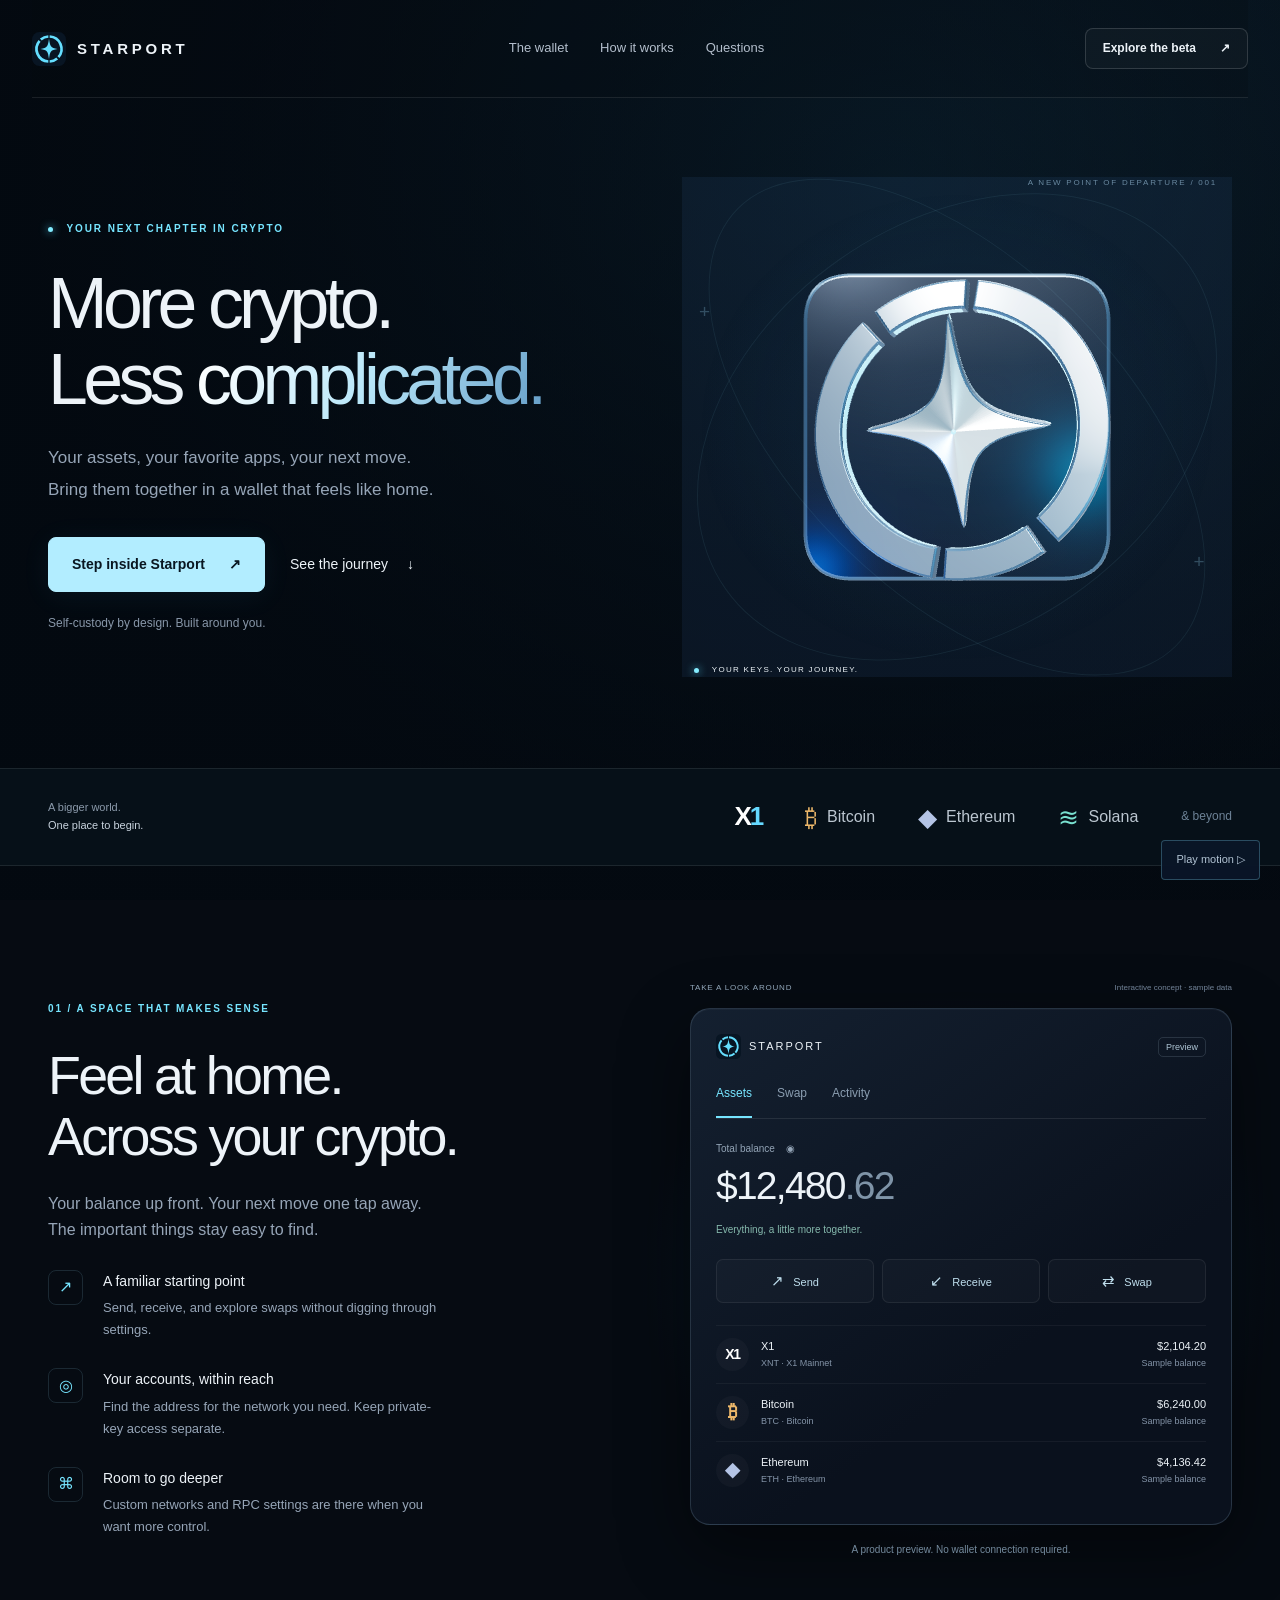
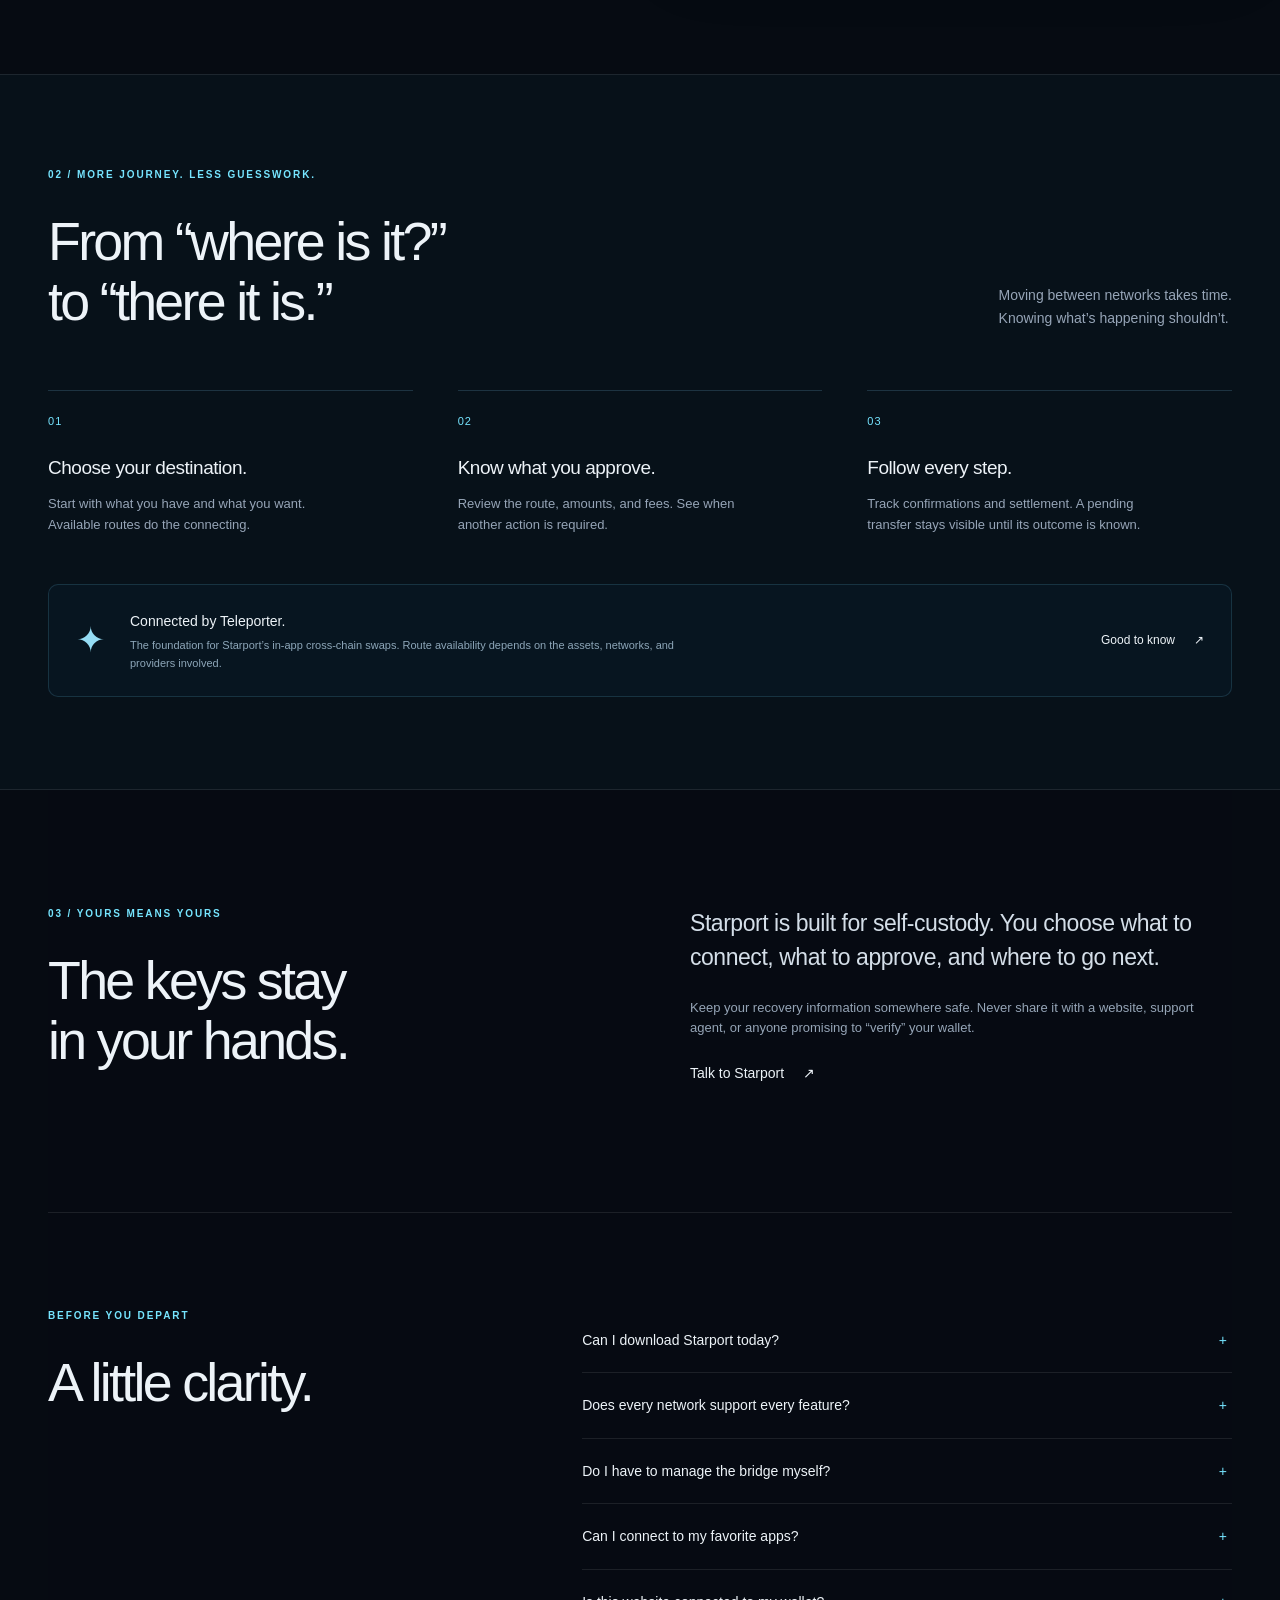
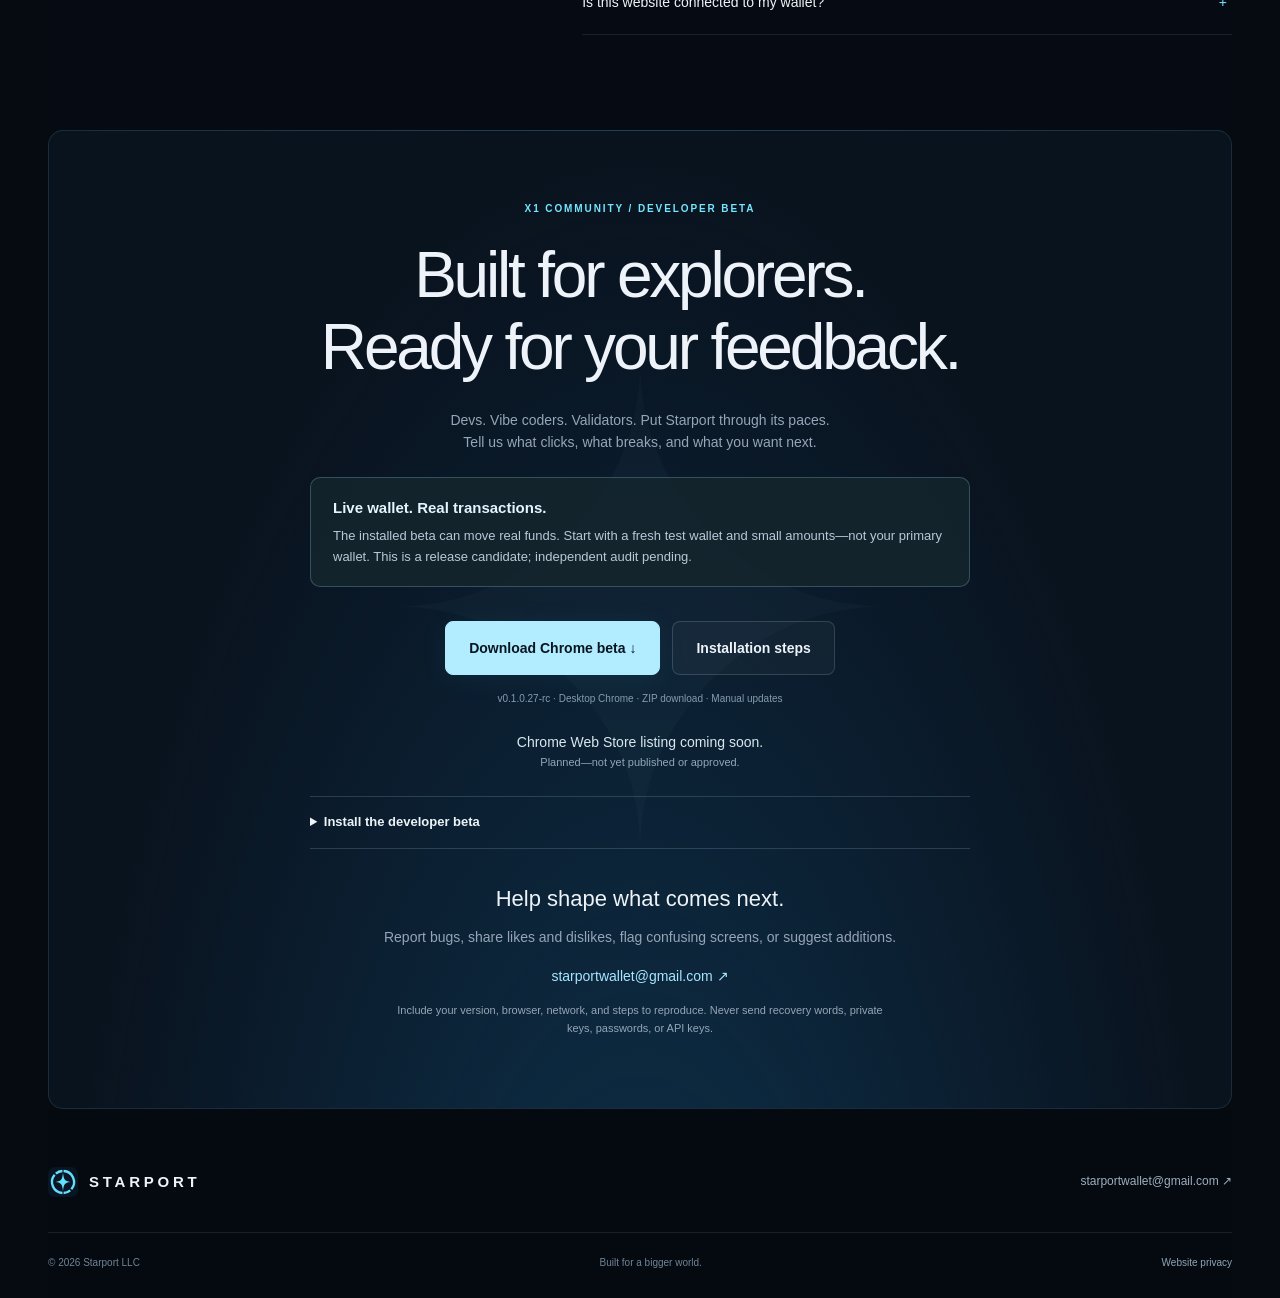
<file: index.html>
<!doctype html>
<html lang="en">
<head>
  <meta charset="utf-8"><meta name="viewport" content="width=device-width,initial-scale=1">
  <meta name="theme-color" content="#060b12">
  <title>Starport — More crypto. Less complicated.</title>
  <meta name="description" content="Meet Starport, a self-custody wallet built to bring your crypto together. Explore the wallet, cross-chain journey tracking, and the Chrome release preview.">
  <meta property="og:title" content="Starport — More crypto. Less complicated."><meta property="og:description" content="Your keys. Your journey. A new home for your crypto."><meta property="og:type" content="website">
  <link rel="icon" href="assets/starport-mark.svg" type="image/svg+xml"><link rel="stylesheet" href="styles.87970f1f2871.css">
  <script src="script.26eb4e8bde75.js" defer></script><script src="cinema.3ae6d7ea10ac.js" defer></script>
</head>
<body>
<div class="cinema" aria-hidden="true"><video id="film-a" muted playsinline preload="none" tabindex="-1" disablepictureinpicture></video><video id="film-b" muted playsinline preload="none" tabindex="-1" disablepictureinpicture></video></div>
<a class="skip" href="#main">Skip to content</a>
<header class="header"><a class="wordmark" href="#" aria-label="Starport home"><img src="assets/starport-mark.svg" width="34" height="34" alt="">STARPORT</a><nav aria-label="Main navigation"><a href="#wallet">The wallet</a><a href="#journey">How it works</a><a href="#questions">Questions</a></nav><a class="button small" href="#access">Explore the beta <span aria-hidden="true">↗</span></a></header>
<main id="main">
<section class="hero wrap" aria-labelledby="hero-title">
  <div class="hero-copy"><p class="eyebrow"><span class="dot"></span> YOUR NEXT CHAPTER IN CRYPTO</p><h1 id="hero-title">More crypto.<br>Less <em>complicated.</em></h1><p class="lede">Your assets, your favorite apps, your next move.<br class="desktop"> Bring them together in a wallet that feels like home.</p><div class="hero-actions"><a class="button primary" href="#wallet">Step inside Starport <span aria-hidden="true">↗</span></a><a class="text-link" href="#journey">See the journey <span aria-hidden="true">↓</span></a></div><p class="quiet hero-note">Self-custody by design. Built around you.</p></div>
  <div class="hero-art"><div class="orbit orbit-one"></div><div class="orbit orbit-two"></div><div class="cross cross-one">+</div><div class="cross cross-two">+</div><div class="coordinate">A NEW POINT OF DEPARTURE / 001</div><iframe id="gyro" src="assets/gyroscope.html" title="Animated Starport emblem: independently rotating star and portal" loading="eager"></iframe><div class="art-bottom"><span><span class="dot"></span> YOUR KEYS. YOUR JOURNEY.</span><button id="motion" class="motion" type="button" aria-pressed="false">Pause motion <span aria-hidden="true">Ⅱ</span></button></div></div>
</section>
<section class="chain-band" aria-label="Network families"><div class="wrap chain-inner"><p>A bigger world.<br><strong>One place to begin.</strong></p><div class="chain-names"><span class="x1">X<span>1</span></span><span><b class="btc">₿</b> Bitcoin</span><span><b class="eth">◆</b> Ethereum</span><span><b class="sol">≋</b> Solana</span><span class="and-more">& beyond</span></div></div></section>
<section class="section wrap showcase" id="wallet"><div class="section-copy"><p class="eyebrow">01 / A SPACE THAT MAKES SENSE</p><h2>Feel at home.<br>Across your crypto.</h2><p>Your balance up front. Your next move one tap away. The important things stay easy to find.</p><div class="feature-line"><span>↗</span><div><h3>A familiar starting point</h3><p>Send, receive, and explore swaps without digging through settings.</p></div></div><div class="feature-line"><span>◎</span><div><h3>Your accounts, within reach</h3><p>Find the address for the network you need. Keep private-key access separate.</p></div></div><div class="feature-line"><span>⌘</span><div><h3>Room to go deeper</h3><p>Custom networks and RPC settings are there when you want more control.</p></div></div></div>
  <div class="demo-zone"><div class="demo-caption"><span>TAKE A LOOK AROUND</span><span>Interactive concept · sample data</span></div><div class="wallet-demo"><div class="wallet-top"><span class="wallet-brand"><img src="assets/starport-mark.svg" alt="" width="25" height="25"> STARPORT</span><span class="sample-pill">Preview</span></div><div role="tablist" aria-label="Explore the wallet" class="tabs"><button id="tab-assets" role="tab" aria-selected="true" aria-controls="panel-assets">Assets</button><button id="tab-swap" role="tab" aria-selected="false" aria-controls="panel-swap" tabindex="-1">Swap</button><button id="tab-activity" role="tab" aria-selected="false" aria-controls="panel-activity" tabindex="-1">Activity</button></div>
    <div id="panel-assets" role="tabpanel" aria-labelledby="tab-assets" tabindex="0"><div class="balance"><span>Total balance <span aria-hidden="true">◉</span></span><strong>$12,480<span>.62</span></strong><small>Everything, a little more together.</small></div><div class="quick-actions"><button data-demo="send">↗ <span>Send</span></button><button data-demo="receive">↙ <span>Receive</span></button><button data-tab="swap">⇄ <span>Swap</span></button></div><div class="asset-row"><b class="coin x1-coin">X1</b><div><strong>X1</strong><small>XNT · X1 Mainnet</small></div><div><strong>$2,104.20</strong><small>Sample balance</small></div></div><div class="asset-row"><b class="coin btc">₿</b><div><strong>Bitcoin</strong><small>BTC · Bitcoin</small></div><div><strong>$6,240.00</strong><small>Sample balance</small></div></div><div class="asset-row"><b class="coin eth">◆</b><div><strong>Ethereum</strong><small>ETH · Ethereum</small></div><div><strong>$4,136.42</strong><small>Sample balance</small></div></div></div>
    <div id="panel-swap" role="tabpanel" aria-labelledby="tab-swap" tabindex="0" hidden><div class="panel-title"><h3>Where to next?</h3><p>A clear view before you approve.</p></div><div class="swap-field"><label for="demo-amount">You send · sample route</label><div><input id="demo-amount" type="number" min="0" step="0.001" value="0.01"><strong>BTC <small>Bitcoin</small></strong></div></div><div class="swap-arrow" aria-hidden="true">↓</div><div class="swap-field"><span>You receive</span><div><strong id="demo-output">600.00</strong><strong>USDC <small>on X1</small></strong></div></div><p class="demo-warning">Illustrative only. This is not a live quote or an available-route guarantee.</p><button class="button primary full" id="demo-route">Explore the steps →</button></div>
    <div id="panel-activity" role="tabpanel" aria-labelledby="tab-activity" tabindex="0" hidden><div class="panel-title"><h3>Your journey, in view.</h3><p>Example: Bitcoin → USDC on X1</p></div><ol class="progress-list"><li class="complete"><span>✓</span><div><strong>Transfer submitted</strong><small>Source transaction sent</small></div></li><li class="current"><span>2</span><div><strong>Waiting for confirmations</strong><small>2 of 3 · illustrative progress</small></div></li><li><span>3</span><div><strong>Arrive on X1</strong><small>Waiting for the previous step</small></div></li></ol><div class="status-note">You can keep exploring.<small>Real activity follows network evidence, not a countdown.</small></div></div>
  </div><div class="demo-foot">A product preview. No wallet connection required.</div></div>
</section>
<section class="journey-section" id="journey"><div class="wrap"><div class="section-heading"><div><p class="eyebrow">02 / MORE JOURNEY. LESS GUESSWORK.</p><h2>From “where is it?”<br>to “there it is.”</h2></div><p>Moving between networks takes time.<br>Knowing what’s happening shouldn’t.</p></div><div class="journey-steps"><article><span class="step-number">01</span><h3>Choose your destination.</h3><p>Start with what you have and what you want. Available routes do the connecting.</p></article><article><span class="step-number">02</span><h3>Know what you approve.</h3><p>Review the route, amounts, and fees. See when another action is required.</p></article><article><span class="step-number">03</span><h3>Follow every step.</h3><p>Track confirmations and settlement. A pending transfer stays visible until its outcome is known.</p></article></div><div class="teleporter"><span class="mini-star">✦</span><div><strong>Connected by Teleporter.</strong><p>The foundation for Starport’s in-app cross-chain swaps. Route availability depends on the assets, networks, and providers involved.</p></div><a class="text-link" href="#questions">Good to know <span aria-hidden="true">↗</span></a></div></div></section>
<section class="section wrap ownership"><div><p class="eyebrow">03 / YOURS MEANS YOURS</p><h2>The keys stay<br>in your hands.</h2></div><div><p class="large-copy">Starport is built for self-custody. You choose what to connect, what to approve, and where to go next.</p><p>Keep your recovery information somewhere safe. Never share it with a website, support agent, or anyone promising to “verify” your wallet.</p><a class="text-link" href="mailto:starportwallet@gmail.com">Talk to Starport <span aria-hidden="true">↗</span></a></div></section>
<section class="wrap faq-section" id="questions"><div><p class="eyebrow">BEFORE YOU DEPART</p><h2>A little clarity.</h2></div><div class="faqs"><details><summary>Can I download Starport today?</summary><p>Yes. Experienced users can download the live developer beta below and load it unpacked in desktop Chrome. Mainnet transactions use real funds. The Chrome Web Store listing is coming soon (planned; not yet published or approved). iOS and Android are planned.</p></details><details><summary>Does every network support every feature?</summary><p>No. Holding assets, connecting to an app, signing transactions, and in-app swaps are different capabilities. Availability varies by network and route. A custom RPC does not automatically enable swaps or token-price data.</p></details><details><summary>Do I have to manage the bridge myself?</summary><p>Starport brings supported routes and their progress into the wallet. Networks still need time to confirm transactions, and some routes may need another approval or a recovery step. The wallet should tell you when action is required.</p></details><details><summary>Can I connect to my favorite apps?</summary><p>Connection depends on the app’s wallet discovery and the network it uses. Starport’s browser extension is being tested with compatible apps. Some apps need to add Starport to their wallet picker.</p></details><details><summary>Is this website connected to my wallet?</summary><p>No. The preview uses sample data and cannot sign or send transactions. It does not ask for your seed phrase, private key, or wallet connection.</p></details></div></section>
<section class="wrap access" id="access"><div class="access-glow" aria-hidden="true">✦</div><p class="eyebrow">X1 COMMUNITY / DEVELOPER BETA</p><h2>Built for explorers.<br>Ready for your feedback.</h2><p>Devs. Vibe coders. Validators. Put Starport through its paces.<br>Tell us what clicks, what breaks, and what you want next.</p><div class="live-notice"><strong>Live wallet. Real transactions.</strong><span>The installed beta can move real funds. Start with a fresh test wallet and small amounts—not your primary wallet. This is a release candidate; independent audit pending.</span></div><div class="beta-actions"><a class="button primary" href="downloads/STARPORT_BETA_0.1.0.27.zip" download>Download Chrome beta ↓</a><a class="button" href="#beta-install">Installation steps</a></div><span class="access-note">v0.1.0.27-rc · Desktop Chrome · ZIP download · Manual updates</span><p class="store-note">Chrome Web Store listing coming soon.<small>Planned—not yet published or approved.</small></p><details class="beta-details" id="beta-install"><summary>Install the developer beta</summary><ol><li>Download and extract the ZIP into a permanent folder.</li><li>Open <code>chrome://extensions</code> in Chrome and turn on <strong>Developer mode</strong>.</li><li>Choose <strong>Load unpacked</strong> and select the package’s <strong>extension</strong> folder containing <code>manifest.json</code>.</li><li>Pin Starport, open it, and create a separate beta wallet. Back up your recovery information privately.</li></ol><p>This unpacked build requires manual updates. Finish pending approvals and back up recovery information before updating. Do not uninstall or clear storage to update.</p><a href="downloads/START_HERE.txt" download>Full testing and update guide ↗</a> · <a href="downloads/SHA256SUMS.txt">Package checksum ↗</a><p class="build-limit">727 unit/regression tests passed. Fresh integrated browser testing for this build remains outstanding. Some swap routes require provider configuration.</p></details><div class="beta-feedback"><h3>Help shape what comes next.</h3><p>Report bugs, share likes and dislikes, flag confusing screens, or suggest additions.</p><a class="text-link" href="mailto:starportwallet@gmail.com?subject=Starport%20beta%200.1.0.27%20%E2%80%94%20feedback&body=Type%3A%20Bug%20%2F%20Feedback%20%2F%20Feature%20request%0AChrome%20version%20and%20OS%3A%0ANetwork%20and%20site%3A%0ASteps%20to%20reproduce%3A%0AExpected%20%2F%20actual%20result%3A%0AWhat%20I%20liked%20%2F%20disliked%3A%0ASuggested%20additions%3A%0A%0ADo%20not%20include%20recovery%20words%2C%20private%20keys%2C%20passwords%2C%20or%20API%20keys.">starportwallet@gmail.com ↗</a><p class="feedback-hint">Include your version, browser, network, and steps to reproduce. Never send recovery words, private keys, passwords, or API keys.</p></div></section>
</main>
<footer class="wrap"><div class="footer-top"><a class="wordmark" href="#" aria-label="Starport home"><img src="assets/starport-mark.svg" width="30" height="30" alt="">STARPORT</a><a href="mailto:starportwallet@gmail.com">starportwallet@gmail.com ↗</a></div><div class="footer-bottom"><span>© 2026 Starport LLC</span><span>Built for a bigger world.</span><button class="text-link" id="site-privacy">Website privacy</button></div></footer>
<dialog id="info-dialog" aria-labelledby="dialog-title" aria-describedby="dialog-copy"><form method="dialog"><button class="dialog-close" aria-label="Close dialog">×</button></form><p class="eyebrow">STARPORT / PREVIEW</p><h2 id="dialog-title"></h2><p id="dialog-copy"></p></dialog>
</body></html>
</file>
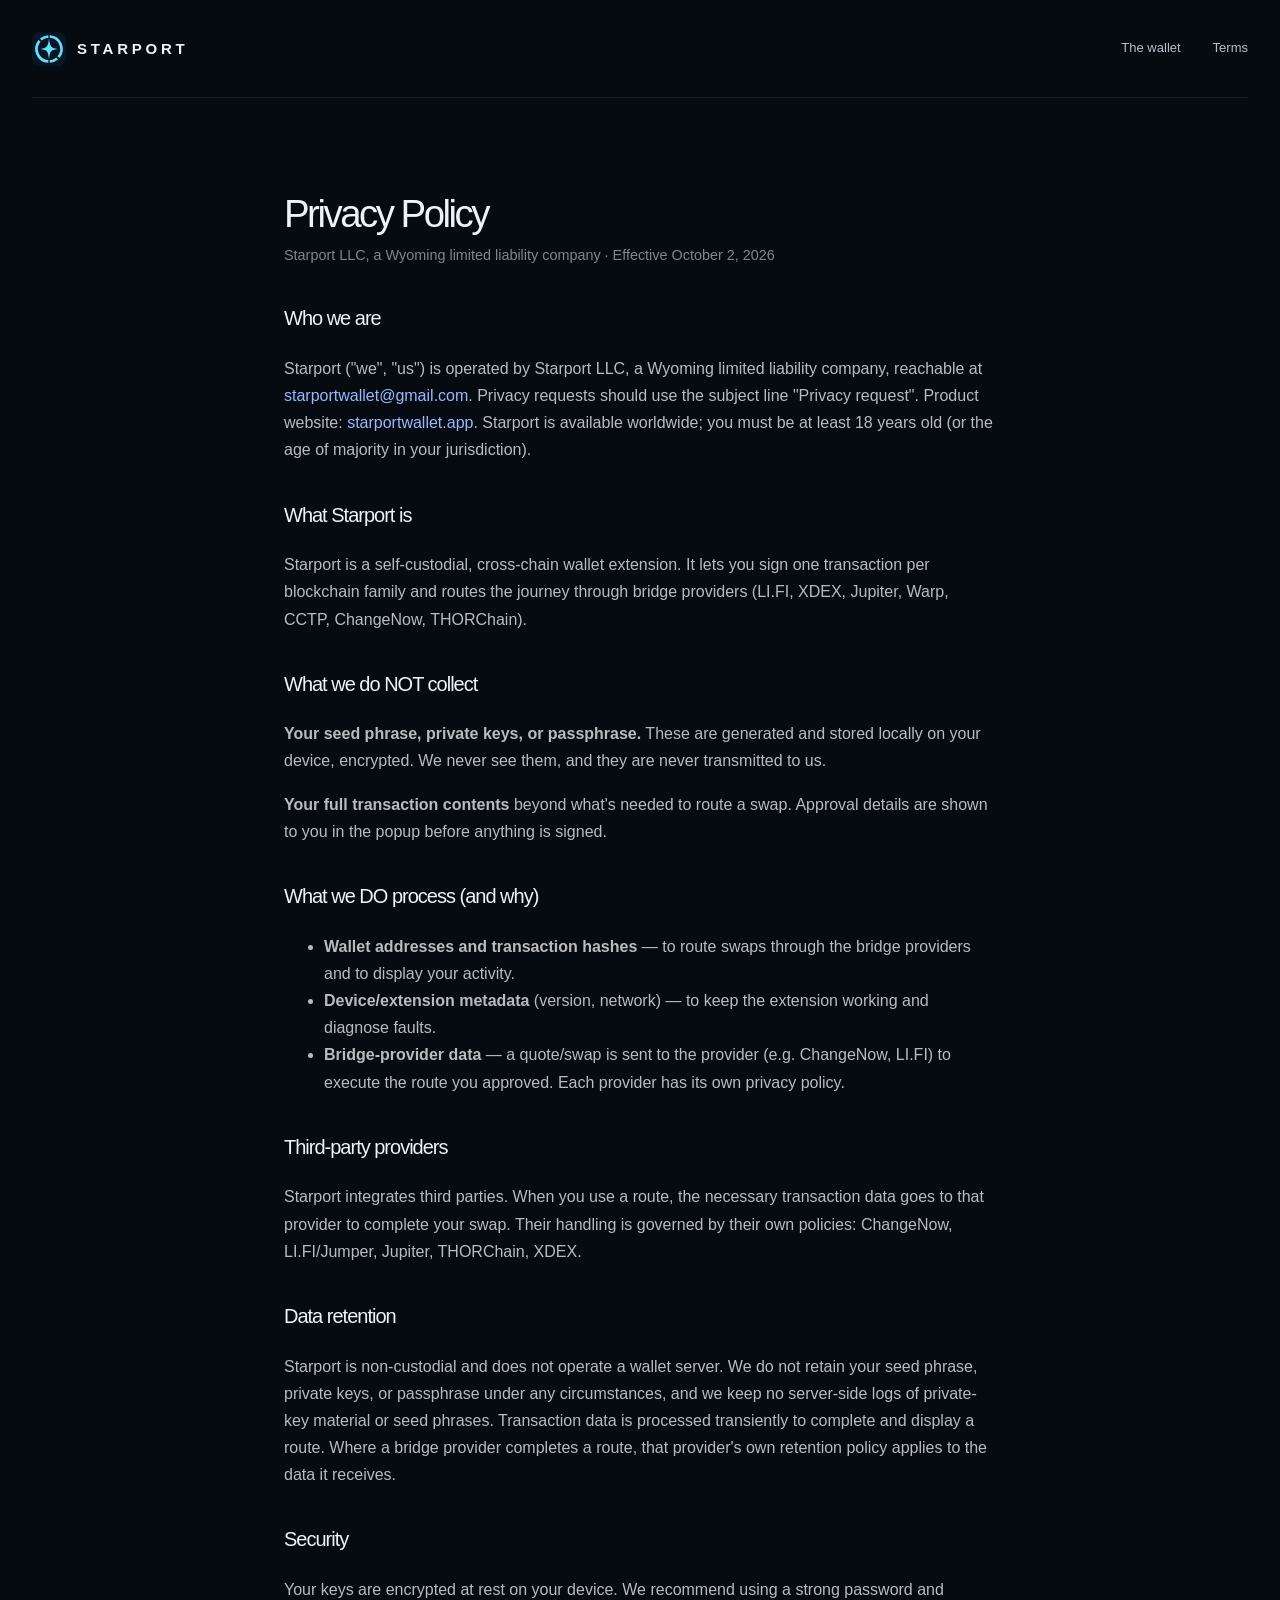
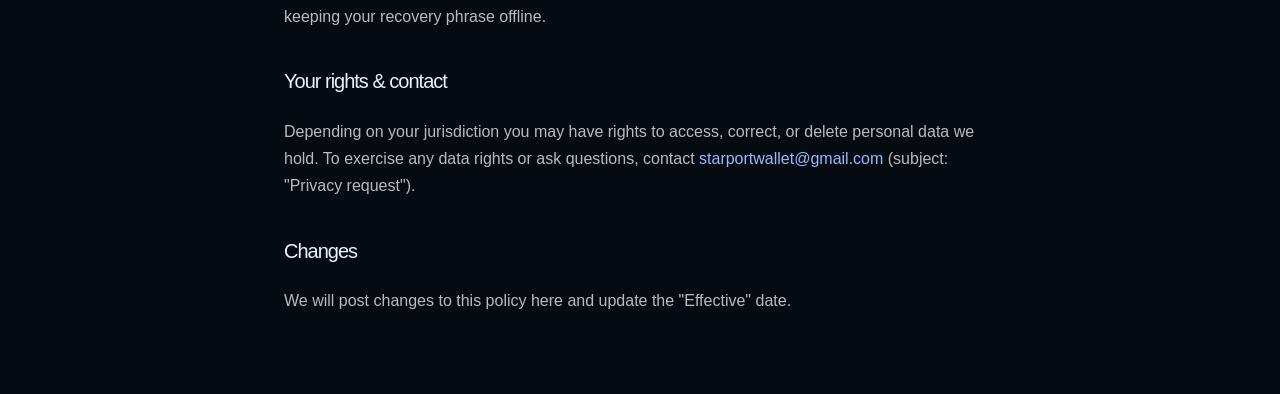
<file: privacy.html>
<!doctype html>
<html lang="en">
<head>
  <meta charset="utf-8"><meta name="viewport" content="width=device-width,initial-scale=1">
  <meta name="theme-color" content="#060b12">
  <title>Starport — Privacy Policy</title>
  <meta name="description" content="Starport privacy policy — how the self-custody wallet handles data.">
  <link rel="icon" href="assets/starport-mark.svg" type="image/svg+xml">
  <link rel="stylesheet" href="styles.87970f1f2871.css">
  <style>
    .legal { max-width: 760px; margin: 0 auto; padding: 96px 24px 64px; }
    .legal h1 { font-size: 2.4rem; margin-bottom: 8px; }
    .legal h2 { font-size: 1.25rem; margin-top: 2.5rem; }
    .legal p, .legal li { color: rgba(255,255,255,.72); line-height: 1.7; }
    .legal .updated { color: rgba(255,255,255,.5); font-size: .9rem; margin-bottom: 2rem; }
    .legal a { color: #9ab8ff; }
  </style>
</head>
<body>
<header class="header"><a class="wordmark" href="/" aria-label="Starport home"><img src="assets/starport-mark.svg" width="34" height="34" alt="">STARPORT</a><nav aria-label="Main navigation"><a href="/#wallet">The wallet</a><a href="/terms">Terms</a></nav></header>
<main class="legal">
  <h1>Privacy Policy</h1>
  <p class="updated">Starport LLC, a Wyoming limited liability company · Effective October 2, 2026</p>

  <h2>Who we are</h2>
  <p>Starport ("we", "us") is operated by Starport LLC, a Wyoming limited liability company, reachable at <a href="mailto:starportwallet@gmail.com">starportwallet@gmail.com</a>. Privacy requests should use the subject line "Privacy request". Product website: <a href="https://starportwallet.app">starportwallet.app</a>. Starport is available worldwide; you must be at least 18 years old (or the age of majority in your jurisdiction).</p>

  <h2>What Starport is</h2>
  <p>Starport is a self-custodial, cross-chain wallet extension. It lets you sign one transaction per blockchain family and routes the journey through bridge providers (LI.FI, XDEX, Jupiter, Warp, CCTP, ChangeNow, THORChain).</p>

  <h2>What we do NOT collect</h2>
  <p><strong>Your seed phrase, private keys, or passphrase.</strong> These are generated and stored locally on your device, encrypted. We never see them, and they are never transmitted to us.</p>
  <p><strong>Your full transaction contents</strong> beyond what's needed to route a swap. Approval details are shown to you in the popup before anything is signed.</p>

  <h2>What we DO process (and why)</h2>
  <ul>
    <li><strong>Wallet addresses and transaction hashes</strong> — to route swaps through the bridge providers and to display your activity.</li>
    <li><strong>Device/extension metadata</strong> (version, network) — to keep the extension working and diagnose faults.</li>
    <li><strong>Bridge-provider data</strong> — a quote/swap is sent to the provider (e.g. ChangeNow, LI.FI) to execute the route you approved. Each provider has its own privacy policy.</li>
  </ul>

  <h2>Third-party providers</h2>
  <p>Starport integrates third parties. When you use a route, the necessary transaction data goes to that provider to complete your swap. Their handling is governed by their own policies: ChangeNow, LI.FI/Jumper, Jupiter, THORChain, XDEX.</p>

  <h2>Data retention</h2>
  <p>Starport is non-custodial and does not operate a wallet server. We do not retain your seed phrase, private keys, or passphrase under any circumstances, and we keep no server-side logs of private-key material or seed phrases. Transaction data is processed transiently to complete and display a route. Where a bridge provider completes a route, that provider's own retention policy applies to the data it receives.</p>

  <h2>Security</h2>
  <p>Your keys are encrypted at rest on your device. We recommend using a strong password and keeping your recovery phrase offline.</p>

  <h2>Your rights &amp; contact</h2>
  <p>Depending on your jurisdiction you may have rights to access, correct, or delete personal data we hold. To exercise any data rights or ask questions, contact <a href="mailto:starportwallet@gmail.com">starportwallet@gmail.com</a> (subject: "Privacy request").</p>

  <h2>Changes</h2>
  <p>We will post changes to this policy here and update the "Effective" date.</p>
</main>
</body>
</html>
</file>
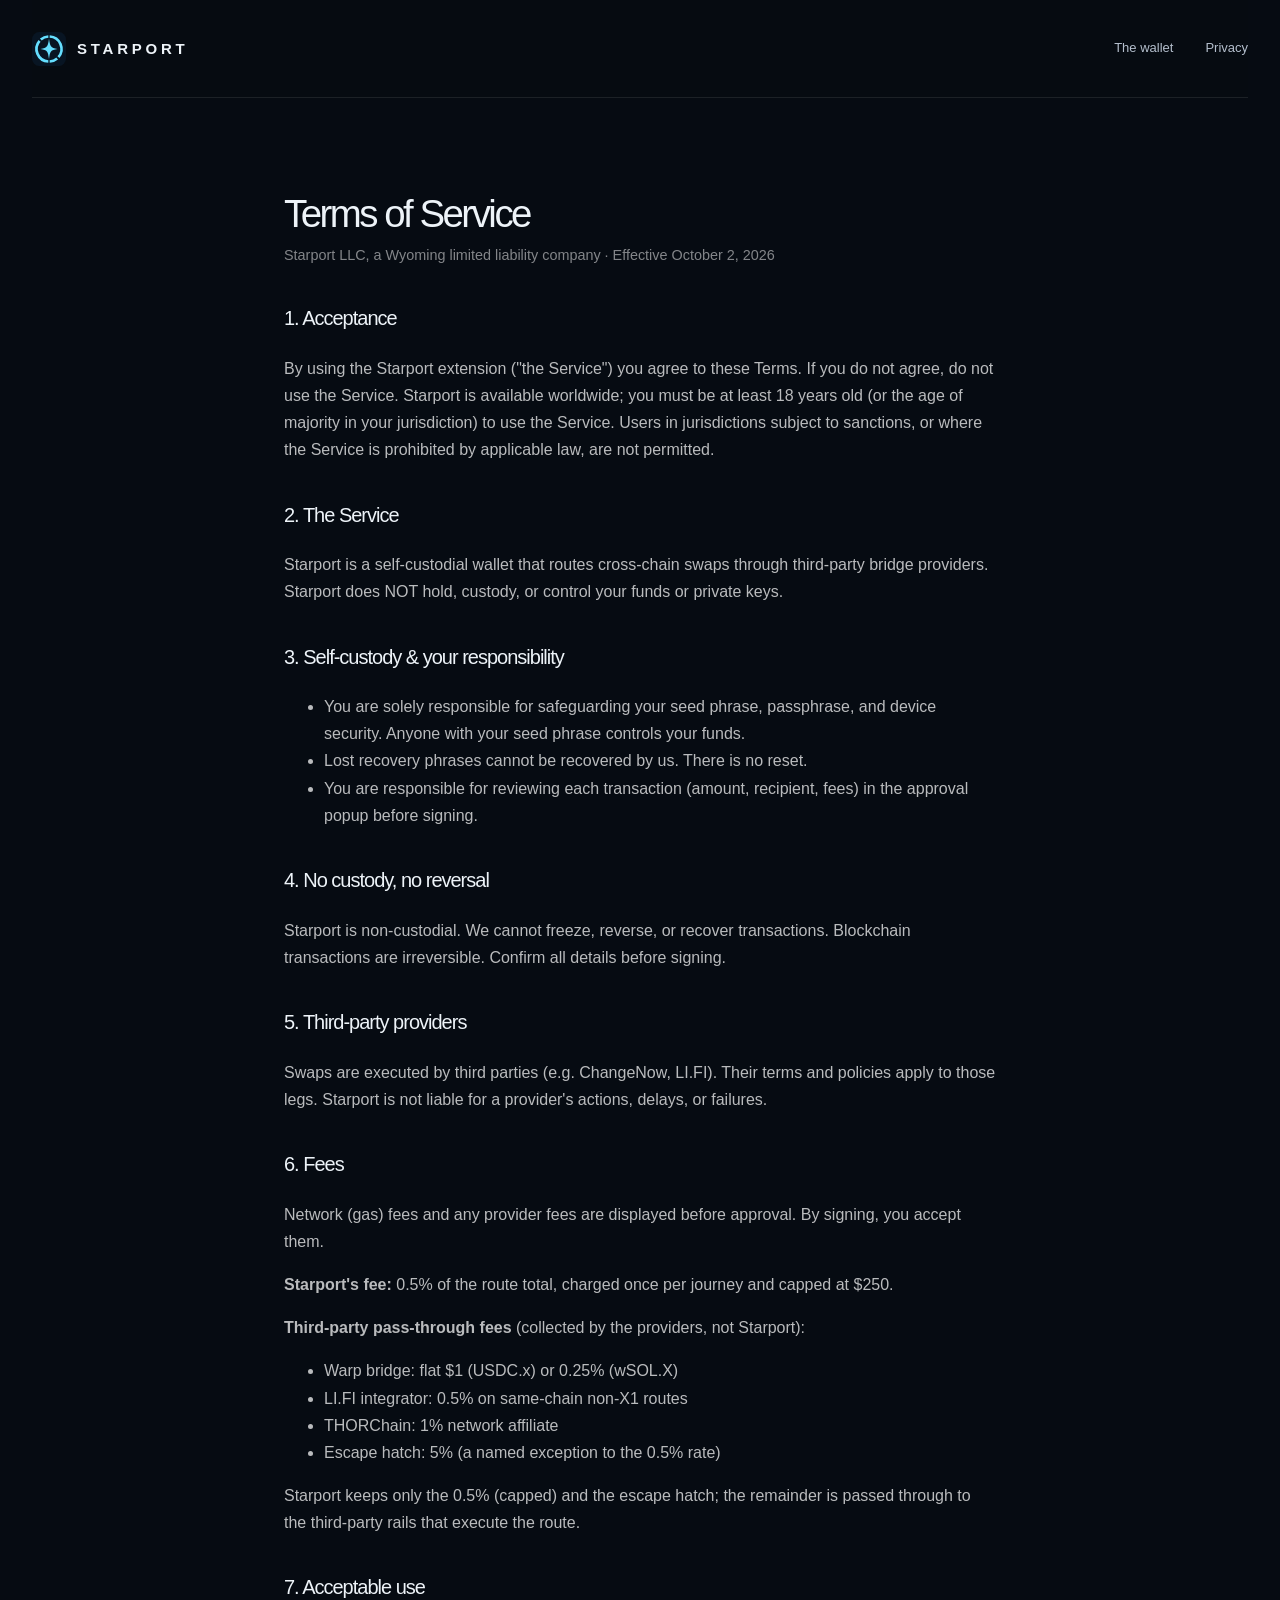
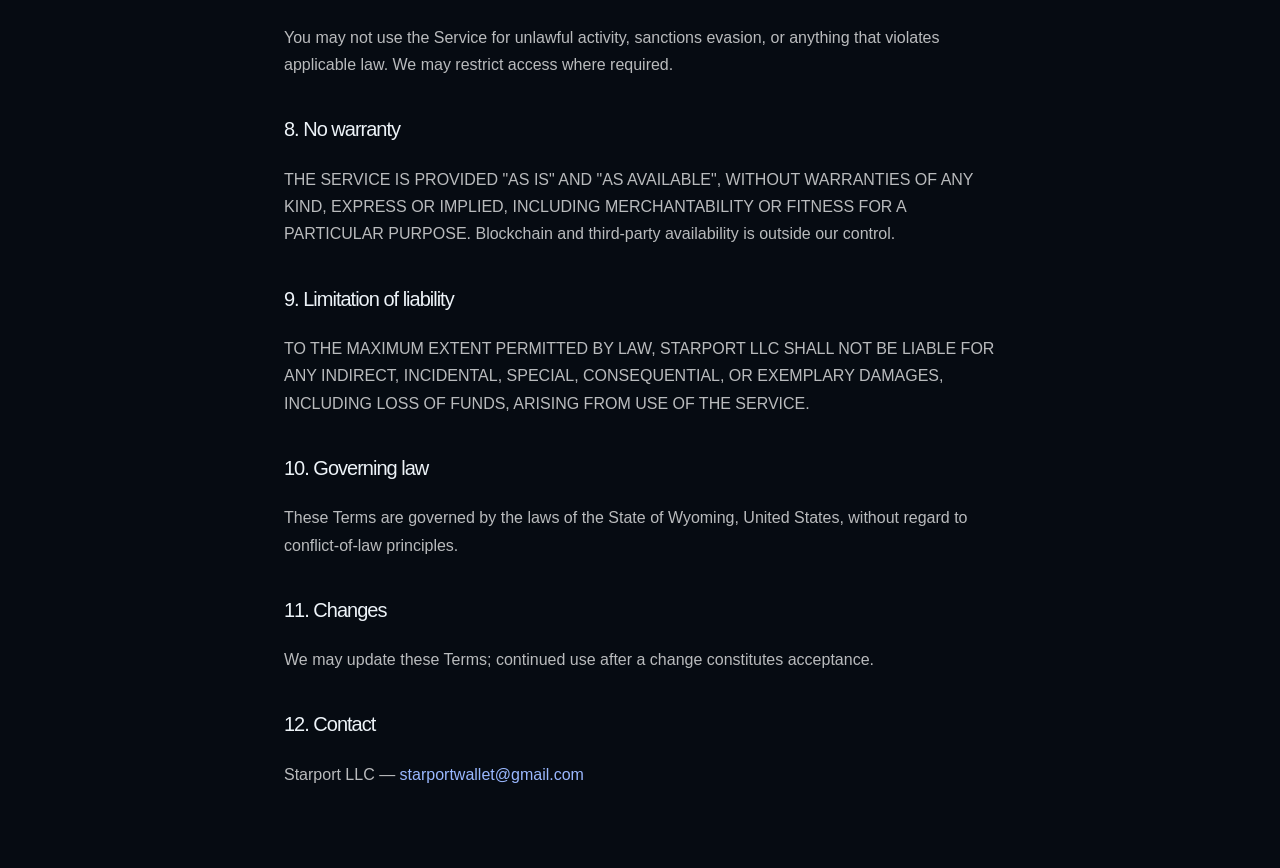
<file: terms.html>
<!doctype html>
<html lang="en">
<head>
  <meta charset="utf-8"><meta name="viewport" content="width=device-width,initial-scale=1">
  <meta name="theme-color" content="#060b12">
  <title>Starport — Terms of Service</title>
  <meta name="description" content="Starport terms of service — the self-custody wallet user agreement.">
  <link rel="icon" href="assets/starport-mark.svg" type="image/svg+xml">
  <link rel="stylesheet" href="styles.87970f1f2871.css">
  <style>
    .legal { max-width: 760px; margin: 0 auto; padding: 96px 24px 64px; }
    .legal h1 { font-size: 2.4rem; margin-bottom: 8px; }
    .legal h2 { font-size: 1.25rem; margin-top: 2.5rem; }
    .legal p, .legal li { color: rgba(255,255,255,.72); line-height: 1.7; }
    .legal .updated { color: rgba(255,255,255,.5); font-size: .9rem; margin-bottom: 2rem; }
    .legal a { color: #9ab8ff; }
  </style>
</head>
<body>
<header class="header"><a class="wordmark" href="/" aria-label="Starport home"><img src="assets/starport-mark.svg" width="34" height="34" alt="">STARPORT</a><nav aria-label="Main navigation"><a href="/#wallet">The wallet</a><a href="/privacy">Privacy</a></nav></header>
<main class="legal">
  <h1>Terms of Service</h1>
  <p class="updated">Starport LLC, a Wyoming limited liability company · Effective October 2, 2026</p>

  <h2>1. Acceptance</h2>
  <p>By using the Starport extension ("the Service") you agree to these Terms. If you do not agree, do not use the Service. Starport is available worldwide; you must be at least 18 years old (or the age of majority in your jurisdiction) to use the Service. Users in jurisdictions subject to sanctions, or where the Service is prohibited by applicable law, are not permitted.</p>

  <h2>2. The Service</h2>
  <p>Starport is a self-custodial wallet that routes cross-chain swaps through third-party bridge providers. Starport does NOT hold, custody, or control your funds or private keys.</p>

  <h2>3. Self-custody &amp; your responsibility</h2>
  <ul>
    <li>You are solely responsible for safeguarding your seed phrase, passphrase, and device security. Anyone with your seed phrase controls your funds.</li>
    <li>Lost recovery phrases cannot be recovered by us. There is no reset.</li>
    <li>You are responsible for reviewing each transaction (amount, recipient, fees) in the approval popup before signing.</li>
  </ul>

  <h2>4. No custody, no reversal</h2>
  <p>Starport is non-custodial. We cannot freeze, reverse, or recover transactions. Blockchain transactions are irreversible. Confirm all details before signing.</p>

  <h2>5. Third-party providers</h2>
  <p>Swaps are executed by third parties (e.g. ChangeNow, LI.FI). Their terms and policies apply to those legs. Starport is not liable for a provider's actions, delays, or failures.</p>

  <h2>6. Fees</h2>
  <p>Network (gas) fees and any provider fees are displayed before approval. By signing, you accept them.</p>
  <p><strong>Starport's fee:</strong> 0.5% of the route total, charged once per journey and capped at $250.</p>
  <p><strong>Third-party pass-through fees</strong> (collected by the providers, not Starport):</p>
  <ul>
    <li>Warp bridge: flat $1 (USDC.x) or 0.25% (wSOL.X)</li>
    <li>LI.FI integrator: 0.5% on same-chain non-X1 routes</li>
    <li>THORChain: 1% network affiliate</li>
    <li>Escape hatch: 5% (a named exception to the 0.5% rate)</li>
  </ul>
  <p>Starport keeps only the 0.5% (capped) and the escape hatch; the remainder is passed through to the third-party rails that execute the route.</p>

  <h2>7. Acceptable use</h2>
  <p>You may not use the Service for unlawful activity, sanctions evasion, or anything that violates applicable law. We may restrict access where required.</p>

  <h2>8. No warranty</h2>
  <p>THE SERVICE IS PROVIDED "AS IS" AND "AS AVAILABLE", WITHOUT WARRANTIES OF ANY KIND, EXPRESS OR IMPLIED, INCLUDING MERCHANTABILITY OR FITNESS FOR A PARTICULAR PURPOSE. Blockchain and third-party availability is outside our control.</p>

  <h2>9. Limitation of liability</h2>
  <p>TO THE MAXIMUM EXTENT PERMITTED BY LAW, STARPORT LLC SHALL NOT BE LIABLE FOR ANY INDIRECT, INCIDENTAL, SPECIAL, CONSEQUENTIAL, OR EXEMPLARY DAMAGES, INCLUDING LOSS OF FUNDS, ARISING FROM USE OF THE SERVICE.</p>

  <h2>10. Governing law</h2>
  <p>These Terms are governed by the laws of the State of Wyoming, United States, without regard to conflict-of-law principles.</p>

  <h2>11. Changes</h2>
  <p>We may update these Terms; continued use after a change constitutes acceptance.</p>

  <h2>12. Contact</h2>
  <p>Starport LLC — <a href="mailto:starportwallet@gmail.com">starportwallet@gmail.com</a></p>
</main>
</body>
</html>
</file>
<file: styles.87970f1f2871.css>
:root{color-scheme:dark;--bg:#060b12;--panel:#0c1420;--line:#ffffff17;--ink:#edf3f8;--muted:#96a5b7;--cyan:#76e5ff}*{box-sizing:border-box}html{scroll-behavior:smooth;scroll-padding-top:90px}body{margin:0;background:var(--bg);color:var(--ink);font-family:Inter,Arial,Helvetica,sans-serif;font-size:16px;line-height:1.6;-webkit-font-smoothing:antialiased}button,input{font:inherit}button,a,input,summary{-webkit-tap-highlight-color:transparent}a{color:inherit;text-decoration:none}button,summary{cursor:pointer}button{color:inherit}a:focus-visible,button:focus-visible,input:focus-visible,summary:focus-visible,[tabindex]:focus-visible{outline:2px solid var(--cyan);outline-offset:5px}button:disabled{cursor:default}button{border:0}img{max-width:100%}.wrap{width:min(1220px,calc(100% - 96px));margin-inline:auto}.header{width:min(1340px,calc(100% - 64px));margin:auto;height:98px;display:flex;align-items:center;justify-content:space-between;border-bottom:1px solid var(--line);gap:25px}.wordmark{display:inline-flex;align-items:center;gap:11px;font-size:15px;font-weight:600;letter-spacing:.25em}.header nav{display:flex;gap:32px;color:#b4bfcd;font-size:13px}.header nav a:hover,footer a:hover{color:var(--cyan)}.button{display:inline-flex;align-items:center;justify-content:center;gap:24px;border-radius:8px;padding:15px 23px;background:#ffffff08;border:1px solid #ffffff25;font-weight:600;font-size:14px;transition:background .2s,transform .2s}.button:hover{background:#ffffff12;transform:translateY(-2px)}.button.primary{background:#b2edff;border-color:#b2edff;color:#091621;box-shadow:0 4px 30px #4ccdff10}.button.primary:hover{background:#d1f5ff}.button.small{padding:10px 17px;font-size:12px}.text-link{display:inline-flex;align-items:center;gap:19px;font-size:14px;background:none;padding:0}.text-link:hover{color:var(--cyan)}.hero{display:grid;grid-template-columns:1.14fr 1fr;align-items:center;min-height:670px;gap:8px;padding-block:64px 76px}.eyebrow{font-size:10px;font-weight:600;letter-spacing:.19em;color:var(--cyan);margin:0 0 28px}.dot{display:inline-block;width:5px;height:5px;border-radius:50%;background:#82ecff;box-shadow:0 0 9px #56d8ff;vertical-align:middle;margin-right:9px}h1,h2,h3,p{margin-top:0}h1{font-size:clamp(48px,5.6vw,78px);font-weight:500;line-height:1.06;letter-spacing:-.065em;margin-bottom:25px}h1 em{font-style:normal;background:linear-gradient(115deg,#fff 4%,#b9e7f9 50%,#659ec8);background-clip:text;-webkit-background-clip:text;color:transparent}.lede{font-size:17px;line-height:1.85;color:var(--muted);margin-bottom:32px}.hero-actions{display:flex;align-items:center;gap:25px}.quiet{color:#8897a9;font-size:12px}.hero-note{margin:22px 0 0}.hero-art{height:500px;position:relative;background:radial-gradient(ellipse,#102e484f 0,transparent 66%);isolation:isolate}.hero-art iframe{border:0;position:absolute;inset:0;width:100%;height:100%;z-index:1;pointer-events:none}.coordinate{position:absolute;right:15px;top:0;font-size:8px;letter-spacing:.22em;color:#668399}.orbit{position:absolute;inset:45px -8px;border:1px solid #92d3ef14;border-radius:50%;transform:rotate(-35deg);z-index:-1}.orbit-two{inset:85px -35px;transform:rotate(45deg)}.cross{position:absolute;font-size:19px;color:#7ab2cd55}.cross-one{left:3%;top:24%}.cross-two{right:5%;bottom:20%}.art-bottom{position:absolute;bottom:0;left:12px;right:12px;display:flex;justify-content:space-between;align-items:center;font-size:8px;letter-spacing:.16em;z-index:2}.motion{font-size:10px;background:none;color:#b2c4d4;border:1px solid #b2c4d428;padding:7px 10px;border-radius:4px;letter-spacing:0}.chain-band{border-block:1px solid var(--line);background:#0b131c70}.chain-inner{display:flex;align-items:center;justify-content:space-between;gap:40px;padding-block:27px}.chain-inner p{font-size:11px;line-height:1.6;color:#8b9aab;margin:0;min-width:130px}.chain-inner strong{color:#c9d4df;font-weight:400}.chain-names{display:flex;align-items:center;gap:43px;color:#bbc6d0;font-size:16px}.chain-names>span{display:flex;align-items:center;gap:9px;white-space:nowrap}.chain-names b{font-size:25px;font-weight:500}.x1{font-size:26px!important;font-weight:800;letter-spacing:-.08em;gap:0!important;color:white}.x1>span{color:#65d9ff}.btc{color:#edb86a}.eth{color:#b4c4e5}.sol{color:#79e1d0}.chain-names .and-more{color:#6d8397;font-size:12px}.section{padding-block:116px}h2{font-size:clamp(36px,4.2vw,54px);font-weight:500;line-height:1.13;letter-spacing:-.05em;margin-bottom:25px}.showcase{display:grid;grid-template-columns:1fr 1fr;gap:100px;align-items:center}.section-copy>p:not(.eyebrow){color:var(--muted);max-width:380px;font-size:16px}.feature-line{display:flex;gap:20px;margin-top:27px}.feature-line>span{width:35px;height:35px;border:1px solid #91d5ee26;display:grid;place-items:center;border-radius:8px;color:var(--cyan);flex-shrink:0}.feature-line h3{font-size:14px;font-weight:500;margin-bottom:5px}.feature-line p{font-size:13px;line-height:1.7;color:var(--muted);max-width:340px;margin:0}.demo-zone{position:relative}.demo-zone:before{content:'';position:absolute;inset:0 -65px;background:radial-gradient(ellipse,#0a5a873a,transparent 70%);z-index:-1}.demo-caption{display:flex;justify-content:space-between;gap:12px;font-size:8px;letter-spacing:.1em;color:#92a7ba;margin-bottom:14px}.demo-caption span:last-child{letter-spacing:0;color:#728398}.wallet-demo{padding:25px;background:linear-gradient(145deg,#142030,#0a111d 64%);border:1px solid #667e944f;border-radius:20px;box-shadow:0 24px 70px #0007,inset 0 1px #ffffff08;min-height:495px}.wallet-top{display:flex;align-items:center;justify-content:space-between;margin-bottom:25px}.wallet-brand{display:flex;align-items:center;gap:8px;font-size:11px;letter-spacing:.18em}.sample-pill{font-size:9px;color:#adc4d4;border:1px solid #adc4d42b;border-radius:5px;padding:2px 7px}.tabs{display:flex;border-bottom:1px solid var(--line);gap:25px}.tabs button{font-size:12px;color:#8a9db0;background:none;padding:0 0 12px;border-bottom:2px solid transparent}.tabs button[aria-selected=true]{color:var(--cyan);border-color:var(--cyan)}[hidden]{display:none!important}.balance{padding:22px 0 18px}.balance>span{display:block;font-size:10px;color:#93a4b6}.balance>span span{margin-left:8px}.balance>strong{display:block;font-size:39px;letter-spacing:-.045em;font-weight:500;line-height:1.5}.balance>strong span{color:#7f94a8}.balance>small{font-size:10px;color:#86b9ad}.quick-actions{display:flex;gap:8px;margin-bottom:22px}.quick-actions button{background:#ffffff06;border:1px solid #ffffff12;border-radius:7px;color:#bfdeed;flex:1;padding:9px;font-size:15px}.quick-actions button span{font-size:11px;margin-left:5px}.quick-actions button:hover{background:#18354b}.asset-row{display:flex;align-items:center;gap:12px;padding:12px 0;border-top:1px solid #ffffff0c}.coin{width:33px;height:33px;border-radius:50%;background:#ffffff07;display:grid;place-items:center;font-size:19px}.x1-coin{color:white;font-size:14px;letter-spacing:-.1em}.asset-row div{display:flex;flex-direction:column}.asset-row strong{font-size:11px;font-weight:500}.asset-row small{font-size:9px;color:#8494a8}.asset-row div:last-child{margin-left:auto;text-align:right}.demo-foot{font-size:10px;text-align:center;color:#748a9d;margin-top:17px}.panel-title{padding-top:22px}.panel-title h3{font-size:19px;margin-bottom:2px;font-weight:500;letter-spacing:-.02em}.panel-title p{font-size:11px;color:var(--muted)}.swap-field{padding:14px;border-radius:9px;background:#ffffff05;border:1px solid var(--line)}.swap-field>span,.swap-field>label{font-size:10px;color:var(--muted)}.swap-field>div{display:flex;align-items:center;justify-content:space-between;gap:15px}.swap-field input{width:55%;min-width:0;font-size:26px;color:white;border:0;background:transparent}.swap-field strong{font-size:20px;font-weight:500}.swap-field div>strong:last-child{font-size:13px;text-align:right}.swap-field small{display:block;font-size:9px;color:var(--muted)}.swap-arrow{text-align:center;color:var(--cyan);font-size:16px;height:24px}.demo-warning{font-size:10px;color:#8ca6ba;line-height:1.5;margin:15px 0}.full{width:100%;padding:10px;font-size:12px}.progress-list{list-style:none;padding:5px 0 10px;margin:0}.progress-list li{display:flex;align-items:center;gap:14px;padding:16px 0;position:relative}.progress-list li:not(:last-child):after{content:'';position:absolute;left:15px;top:47px;height:16px;width:1px;background:#30495d}.progress-list li>span{width:31px;height:31px;border:1px solid #42576b;border-radius:50%;display:grid;place-items:center;font-size:12px;color:#96a8bb}.progress-list strong{font-size:12px;font-weight:500;display:block}.progress-list small{font-size:10px;color:#8da1b5}.progress-list .complete>span{color:#8bd4c0;border-color:#347566}.progress-list .current>span{color:var(--cyan);border-color:var(--cyan);box-shadow:0 0 20px #00c8ff20}.status-note{font-size:12px;background:#11293a;padding:14px;border-radius:8px;color:#d0ecf6}.status-note small{display:block;font-size:10px;color:#9ab4c4;margin-top:4px}.journey-section{background:linear-gradient(135deg,#0c1722,#080f18);padding:92px 0;border-block:1px solid var(--line)}.section-heading{display:flex;justify-content:space-between;align-items:end;gap:50px}.section-heading>p{color:var(--muted);font-size:14px;margin-bottom:28px}.journey-steps{display:grid;grid-template-columns:repeat(3,1fr);margin:33px 0 48px;gap:45px}.journey-steps article{border-top:1px solid #7ac8ea30;padding-top:22px}.step-number{font-size:11px;color:var(--cyan);letter-spacing:.1em;display:block;margin-bottom:22px}.journey-steps h3{font-size:19px;font-weight:500;letter-spacing:-.025em;margin-bottom:11px}.journey-steps p{color:var(--muted);font-size:13px;max-width:290px;margin-bottom:0}.teleporter{border:1px solid #6cc9eb2b;border-radius:10px;display:flex;align-items:center;gap:25px;padding:23px 27px;background:#0a1f2d5c}.mini-star{font-size:35px;color:#95ddf5}.teleporter strong{font-size:14px;font-weight:500}.teleporter p{font-size:11px;color:#8da6b9;max-width:580px;margin:4px 0 0}.teleporter a{margin-left:auto;white-space:nowrap;font-size:12px}.ownership{display:grid;grid-template-columns:1fr 1fr;gap:100px;border-bottom:1px solid var(--line)}.ownership .large-copy{font-size:23px;letter-spacing:-.02em;color:#d4dee8;line-height:1.5}.ownership p:not(.eyebrow):not(.large-copy){color:var(--muted);font-size:13px}.ownership a{margin-top:10px}.faq-section{padding-block:95px;display:grid;grid-template-columns:1fr 1.4fr;gap:70px}.faqs details{border-bottom:1px solid var(--line)}.faqs summary{list-style:none;padding:21px 32px 21px 0;font-size:14px;position:relative}.faqs summary::-webkit-details-marker{display:none}.faqs summary:after{content:'+';position:absolute;right:5px;color:var(--cyan)}.faqs details[open] summary:after{content:'−'}.faqs p{font-size:13px;color:var(--muted);padding-right:15px;line-height:1.8}.access{position:relative;overflow:hidden;text-align:center;border:1px solid #8cc8eb25;border-radius:15px;padding:70px 20px;background:radial-gradient(ellipse at 50% 145%,#155d8975,transparent 70%),#0a1420}.access h2{font-size:clamp(40px,5vw,66px);position:relative}.access p:not(.eyebrow){color:var(--muted);font-size:14px;position:relative}.access .eyebrow{margin-bottom:22px;position:relative}.access .button{position:relative;margin-top:10px}.access-note{display:block;position:relative;font-size:10px;color:#859caf;margin-top:16px}.access-glow{position:absolute;font-size:650px;line-height:1;left:50%;top:50%;transform:translate(-50%,-50%);color:#9adfff06;pointer-events:none}footer{padding-top:58px;padding-bottom:27px}.footer-top{display:flex;align-items:center;justify-content:space-between;padding-bottom:35px}.footer-top>a:last-child{font-size:12px;color:#9daebe}.footer-bottom{border-top:1px solid var(--line);padding-top:22px;display:flex;justify-content:space-between;font-size:10px;color:#718496}.footer-bottom button{font-size:10px;color:#91a4b5}dialog{width:min(480px,calc(100% - 32px));border:1px solid #608ea755;border-radius:16px;padding:38px;background:#101e2c;color:var(--ink)}dialog::backdrop{background:#000b;backdrop-filter:blur(5px)}dialog h2{font-size:29px}dialog p:last-child{font-size:14px;color:#b6c6d5}dialog .eyebrow{margin-bottom:15px}.dialog-close{position:absolute;right:16px;top:10px;color:#b6c6d5;background:none;font-size:25px}.skip{position:fixed;top:8px;left:8px;transform:translateY(-150%);background:white;color:black;padding:10px;z-index:10}.skip:focus{transform:none}
@media(min-width:1450px){.hero{min-height:740px}.hero-art{height:560px}}@media(max-width:1100px){.chain-names{gap:23px}.showcase{gap:55px}.hero-actions{gap:15px}.hero-actions .button{padding-inline:16px}.hero-actions .text-link{font-size:12px}.hero-art{height:420px}.hero{min-height:600px}.ownership{gap:50px}}@media(max-width:800px){.wrap{width:calc(100% - 48px)}.header{width:calc(100% - 40px);height:80px}.header nav{display:none}.hero{grid-template-columns:1fr;padding-top:58px;padding-bottom:30px;gap:12px}.hero-copy{max-width:620px}.hero h1{font-size:clamp(44px,8.6vw,68px)}.hero-art{height:420px;max-width:550px;width:100%;margin:auto}.hero-actions{gap:24px}.coordinate{top:20px}.chain-inner{gap:24px;align-items:start}.chain-names{flex-wrap:wrap;gap:14px 25px;font-size:13px}.chain-names b{font-size:20px}.section{padding-block:75px}.showcase{gap:50px;grid-template-columns:1fr}.section-copy>p:not(.eyebrow),.feature-line p{max-width:100%}.demo-zone{max-width:480px;width:100%;margin:auto}.demo-zone:before{inset:0 -20px}.journey-section{padding-block:65px}.section-heading{display:block}.journey-steps{gap:22px}.journey-steps h3{font-size:17px}.teleporter{flex-wrap:wrap;gap:15px}.teleporter div{flex:1}.teleporter a{margin-left:50px}.ownership{grid-template-columns:1fr;gap:14px}.ownership .large-copy{font-size:21px}.faq-section{grid-template-columns:1fr;gap:10px;padding-block:65px}.access{padding-block:55px}}@media(max-width:480px){.wrap{width:calc(100% - 36px)}.header{width:calc(100% - 32px);gap:10px}.wordmark{font-size:12px;gap:7px;letter-spacing:.18em}.wordmark img{width:28px;height:28px}.header .button{font-size:10px;padding:9px;gap:8px}.hero{padding-top:42px}.eyebrow{font-size:8px;margin-bottom:23px}.hero h1{font-size:44px}.lede{font-size:14px;line-height:1.8}.desktop{display:none}.hero-actions{gap:20px;flex-wrap:wrap}.hero-actions .button{font-size:12px;padding:13px 16px;gap:12px}.hero-note{font-size:10px}.hero-art{height:340px}.coordinate{font-size:7px}.orbit{inset:45px 0}.orbit-two{inset:80px -5px}.art-bottom{left:0;right:0;font-size:7px;letter-spacing:.08em}.chain-inner{flex-direction:column;gap:17px}.chain-inner p br{display:none}.chain-inner p strong{margin-left:4px}.chain-names{gap:15px 22px}.chain-names .and-more{font-size:10px}.wallet-demo{padding:20px;min-height:490px}.demo-caption{font-size:7px}.journey-steps{grid-template-columns:1fr;gap:27px}.step-number{margin-bottom:12px}.journey-steps p{max-width:none}.teleporter{padding:19px 15px}.teleporter div{min-width:190px}.teleporter a{margin-left:0}.footer-top{align-items:start;gap:22px;flex-direction:column}.footer-bottom{flex-wrap:wrap;gap:18px}.footer-bottom>span:nth-child(2){display:none}.access h2{font-size:40px}}@media(prefers-reduced-motion:reduce){html{scroll-behavior:auto}*,*:before,*:after{animation:none!important;transition:none!important}}
.hero-art{overflow:clip}.hero-copy,.hero-art{min-width:0}
body{overflow-x:clip}
/* Cinematic background: two alternating clips beneath readable content. */
body{isolation:isolate;background:#060b12}.cinema{position:fixed;inset:0;z-index:-2;overflow:hidden;pointer-events:none;background:radial-gradient(ellipse at 70% 20%,#123449,#060b12 70%)}.cinema video{position:absolute;inset:0;width:100%;height:100%;object-fit:cover;opacity:0}.cinema:after{content:'';position:absolute;inset:0;z-index:2;background:linear-gradient(90deg,rgba(3,9,16,.88),rgba(3,9,16,.4)),linear-gradient(0deg,rgba(3,9,16,.6),rgba(3,9,16,.18));}.hero-art iframe{mix-blend-mode:screen}.header{background:#060b1233}.chain-band{background:#08121bd9}.journey-section{background:#08121be8}.ownership,.faq-section{background:#060b1280}.motion{position:fixed;right:20px;bottom:20px;z-index:50;background:#0a1628ed;border-color:#78cce84d;font-size:11px;padding:10px 14px;backdrop-filter:blur(12px)}.hero-art{isolation:auto}.art-bottom{position:static}.art-bottom>span{position:absolute;bottom:0;left:12px}.access{background:radial-gradient(ellipse at 50% 145%,#155d8975,transparent 70%),#0a1420e8}footer{background:#060b1299}@media(max-width:600px){.cinema:after{background:linear-gradient(90deg,#030910d9,#030910a6)}.motion{right:12px;bottom:12px}}

.live-notice{position:relative;max-width:660px;margin:24px auto;background:#14252ddd;border:1px solid #94cfdf44;border-radius:10px;padding:18px 22px;text-align:left}.live-notice strong{display:block;font-size:15px;color:#e5f5ff}.live-notice span{display:block;color:#b7c9d6;font-size:13px;margin-top:6px}.beta-actions{position:relative;display:flex;gap:12px;justify-content:center;flex-wrap:wrap}.store-note{margin:24px 0!important;color:#d9e8ef!important}.store-note small{display:block;font-size:11px;color:#91a8ba}.beta-details{position:relative;max-width:660px;margin:25px auto;text-align:left;border-block:1px solid #99cada33;padding:15px 0;font-size:13px;color:#c1d4df}.beta-details summary{font-weight:600;color:#ecf4f8}.beta-details li{margin:10px 0}.beta-details a{color:#a6e5ff}.beta-details p{font-size:12px!important}.beta-details .build-limit{font-size:11px!important;margin-top:18px}.beta-feedback{position:relative;max-width:650px;margin:32px auto 0}.beta-feedback h3{font-size:22px;font-weight:500;margin-bottom:10px}.beta-feedback .feedback-hint{font-size:11px!important;max-width:490px;margin:14px auto 0!important}.beta-feedback a{color:#a6e5ff}.beta-details:target{outline:1px solid #77ddff55;outline-offset:8px}
</file>
